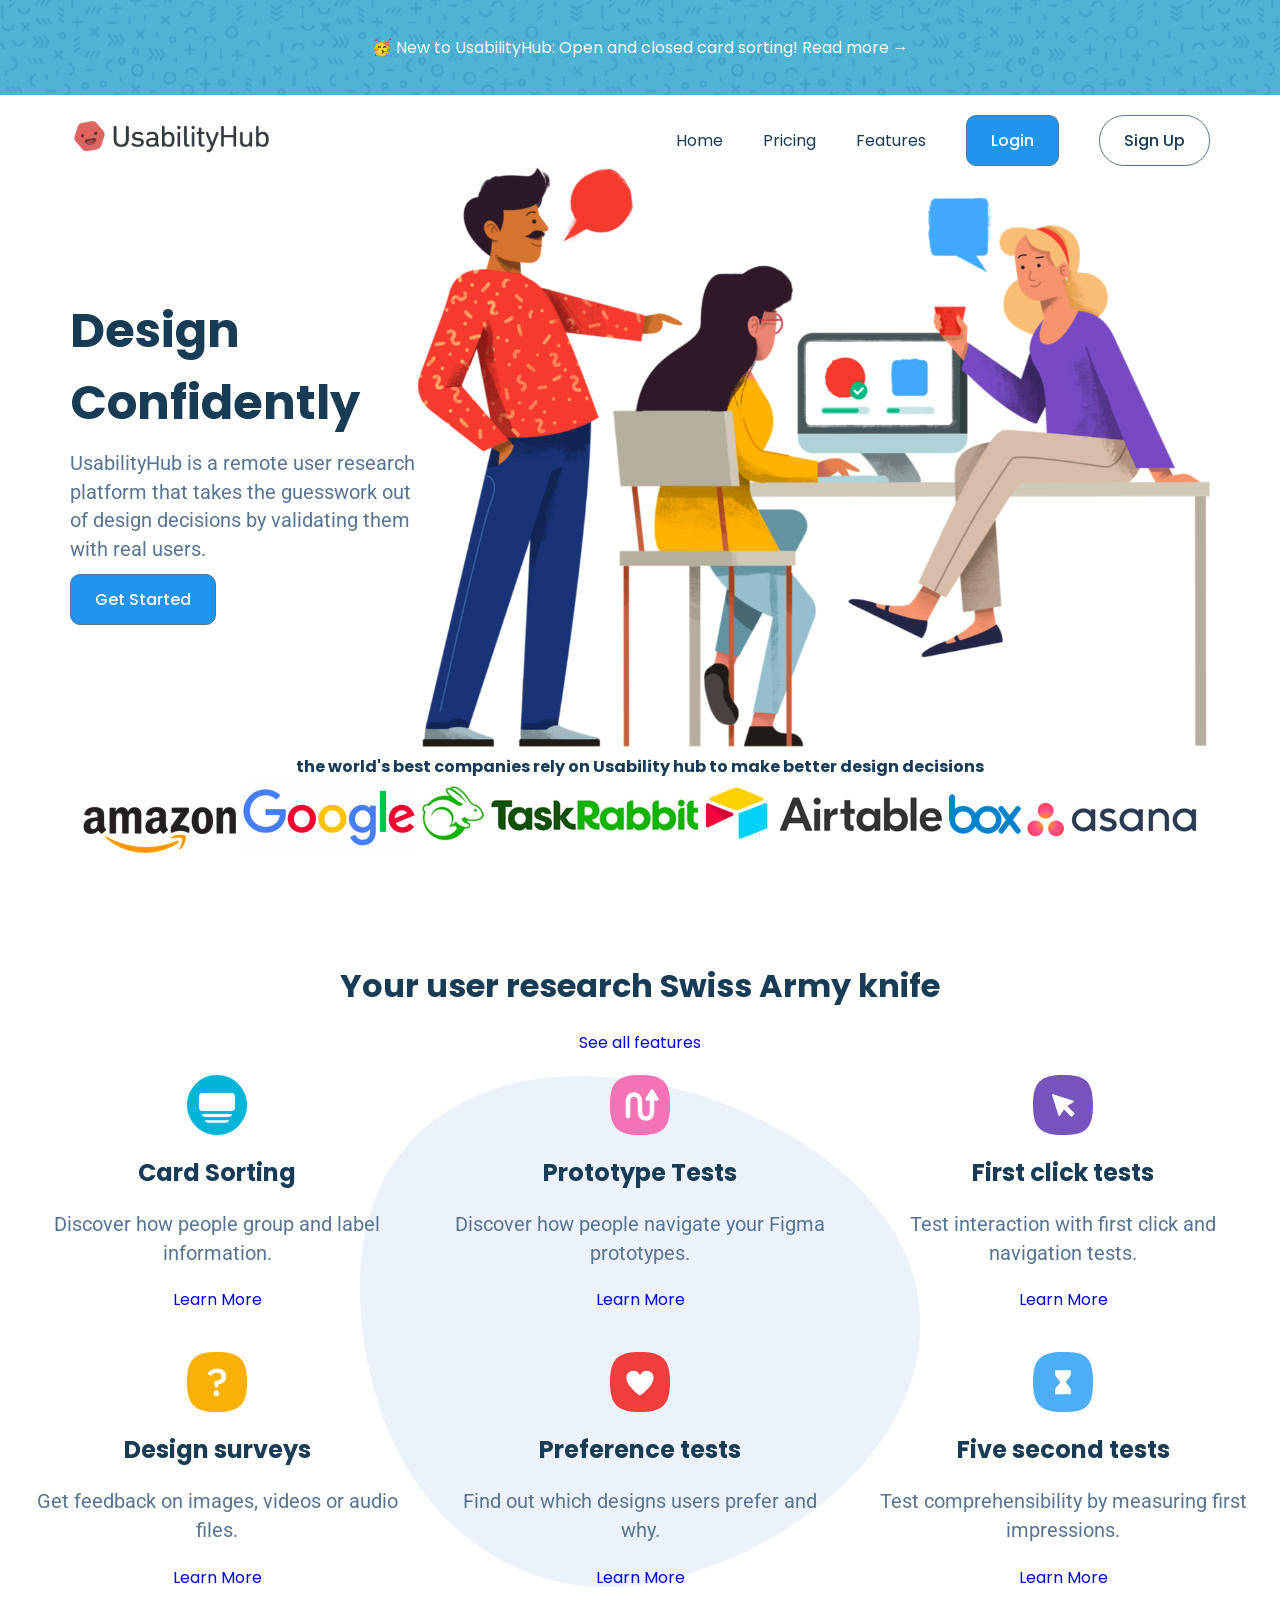
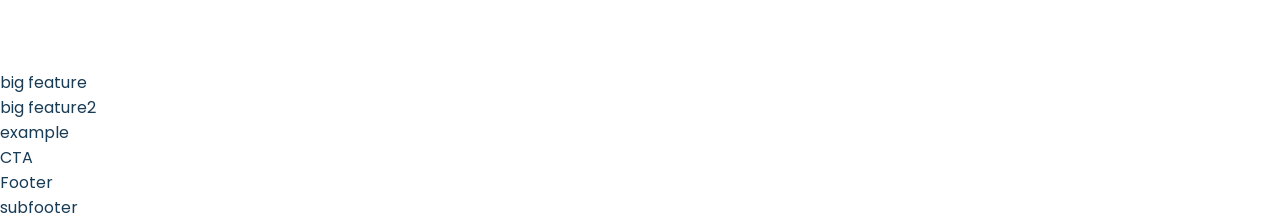
<file: Usability/new.html>
<!DOCTYPE html>
<html lang="en">

<head>
    <meta charset="UTF-8" />
    <meta name="viewport" content="width=device-width, initial-scale=1.0" />
    <title>Usability Clone</title>
    <link rel="stylesheet" href="style2.css" />
</head>

<body>
    <div class="top-banner">
        <div class="banner-text">
            🥳 New to UsabilityHub: Open and closed card sorting! Read more →
        </div>
    </div>
    <nav>

        <style>
            .secondary-btn {
                color: white;
            }
        </style>
        
        <div class="container flex main-nav">
            <div class="logo-container">
                <img src="./assets/asset_1.png" alt="UsabilityHub Logo" class="logo-image" />
            </div>
            <div class="nav-links">
            <ul class="flex">
                <li><a href="#" class="nav-link" >Home</a></li>
                <li><a href="#" class="nav-link">Pricing</a></li>
                <li><a href="#" class="nav-link" >Features</a></li>
                <li><a href="#"  class=" nav-link secondary-btn">Login</a></li>
                <li><a href="#" class=" nav-link primary-btn">Sign Up</a></li>
            </ul>
            </div>
    </nav>
    
        <header>
            <div class="container flex header-section">
                <div class="header-left flex">
                    <h1>Design Confidently</h1>
                    <p>
                        UsabilityHub is a remote user research platform that takes the
                        guesswork out of design decisions by validating them with real
                        users.
                    </p>
                    <!-- make a button like above login button -->
                    <a href="#" class="secondary-btn header-btn">Get Started </a>

                </div>
                <div class="header-right">
                    <img src="./assets/asset_2.png" alt="" />
                </div>
            </div>
        </header>
    <div class="companies-section">
        <div class="box1"></div>
        <h4> the world's best companies rely on Usability hub to make better design decisions</h4>
        <div class="logoflex">
        <img src="./assets/asset_3.png" alt="">
         <img src="./assets/asset_4.png" alt="">
         <img src="./assets/asset_5.png" alt="">
        <img src="./assets/asset_6.png" alt="">
        <img src="./assets/asset_7.png" alt="">
        <img src="./assets/asset_8.png" alt="">
        

</div>
    </div>
    <section class="features-section">
        <div class="container">
            <div class="section-header flex">
                <h2>Your user research Swiss Army knife</h2>
                <a href="#" class="primary-button">See all features <i class="fa-solid fa-right-long"></i></a>
            </div>
          
        </div><div class="features-area flex">
            <div class="feature-card flex">
                <img src="./assets/asset_11.svg" alt="" />
                <h3>Card Sorting</h3>
                <p>Discover how people group and label information.</p>
                <a href="#" class="primary-button">Learn More <i class="fa-solid fa-right-long"></i></a>
            </div>
            <div class="feature-card flex">
                <img src="./assets/asset_13.svg" alt="" />
                <h3>Prototype Tests</h3>
                <p>Discover how people navigate your Figma prototypes.</p>
                <a href="#" class="primary-button">Learn More <i class="fa-solid fa-right-long"></i></a>
            </div>
            <div class="feature-card flex">
                <img src="./assets/asset_14.svg" alt="" />
                <h3>First click tests</h3>
                <p>Test interaction with first click and navigation tests.</p>
                <a href="#" class="primary-button">Learn More <i class="fa-solid fa-right-long"></i></a>
            </div>
            <div class="feature-card flex">
                <img src="./assets/asset_15.svg" alt="" />
                <h3>Design surveys</h3>
                <p>Get feedback on images, videos or audio files.</p>
                <a href="#" class="primary-button">Learn More <i class="fa-solid fa-right-long"></i></a>
            </div>
            <div class="feature-card flex">
                <img src="./assets/asset_16.svg" alt="" />
                <h3>Preference tests</h3>
                <p>Find out which designs users prefer and why.</p>
                <a href="#" class="primary-button">Learn More <i class="fa-solid fa-right-long"></i></a>
            </div>
            <div class="feature-card flex">
                <img src="./assets/asset_17.svg" alt="" />
                <h3>Five second tests</h3>
                <p>Test comprehensibility by measuring first impressions.</p>
                <a href="#" class="primary-button">Learn More <i class="fa-solid fa-right-long"></i></a>
            </div>
        </div>
        </div>
        </section>
    </section>
    <section>big feature</section>
    <section>big feature2</section>
    <section>example</section>
    <section>CTA</section>
    <footer>Footer</footer>
    <section>subfooter</section>
</body>

</html>
</file>
<file: Usability/style2.css>
@import url('https://fonts.googleapis.com/css2?family=Dancing+Script:wght@400..700&family=Poppins:wght@400;700&family=Roboto:ital,wght@0,100..900;1,100..900&display=swap');


*{
    margin: 0;
    padding: 0;
    box-sizing: border-box;

}

body{
    font-family: 'Poppins', sans-serif;
    color: var(--primary-text-color);

}

:root{
    --primary-text-color: #183b56;
    --secondary-text-color: #577592;
    --accent-color: #2294ed;
    --accent-color-dark: #1d69a3;
    --padding-inline-section: 20px;
}


h1{
    font-size: 3rem;
}
h2{
    font-size: 2rem;
}
h3{
    font-size: 1.5rem;
}

p
{
    font-family: 'Roboto', sans-serif;
    font-size: 1.25rem;
    
    color: var(--secondary-text-color);
    line-height: 1.8rem;
}

a{
    text-decoration: none;
    display: inline-block;
}

.top-banner{
    background-image: url('./assets/asset_32.png');
    background-color: #4fb3d4;
    background-size: 300px;
    background-repeat: repeat;
    padding: 20px 0;
}

.banner-text{
    text-align: center;
    color: #fff;
    padding: 15px;
    
    
}

.container{
    max-width: 1180px;
    margin: 0 auto;
    padding: 0 var(--padding-inline-section);
    border: 1px solid transparent red;
    margin-inline: auto;
    overflow: hidden;
    padding-inline: var(--padding-inline-section);
}
.flex{
    display: flex;
    align-items: center;
}
ul{
    list-style: none;
}

.logo-container img{
    width: 200px;
}
.nav-links{
    margin-left: auto;
    flex-basis: 730px;
}
.banner-text{
    
    justify-content: space-between;
}
.nav-links ul{
    gap: 40px;
    justify-content: end;
}
.main-nav{
    margin-top: 20px;
    justify-content: space-between;
}

.nav-link {
    color: var(--primary-text-color);
    padding-block: 10px;
    text-transform: capitalize;
    transition: 0.2s ease-out;
    justify-content: end;
}
.nav-link :hover{
    color: var(--accent-color);
}
.primary-btn{
    border: 0.5px solid var(--secondary-text-color);
    padding: 12px 24px;
    border-radius: 25px;
    color: var(--primary-text-color);
    font-weight: 500;
    transition: 0.3s ease-out;
}

.primary-btn:hover{
    background-color: var(--accent-color);
    color: white;
    border: 0.5px solid var(--accent-color-dark);
}
.secondary-btn{
    border: 0.5px solid var(--secondary-text-color);
    padding: 12px 24px;
    border-radius: 10px;
    color: var(--primary-text-color);
    font-weight: 500;
    background-color: var(--accent-color);
    transition: 0.3s ease-out;
}
.secondary-btn:hover{
    background-color: var(--accent-color-dark);
    color: white;
    border: 0.5px solid var(--accent-color-dark);
}
.header-left{
    width: 40vw;
    flex-flow: column;
    gap: 10px;
    align-items: start;
    justify-content: center;
}

.header-right img{
    width: 100%;
}
.container h4{
    color: var(--accent-color);
    font-size: 1.25rem;
    margin-top: 15px;
    font-weight: 500;
}
.companies-section{
    text-align: center;
    margin-bottom: 20px;   
}

.logos{
    flex-wrap: wrap;
    justify-content: space-evenly;
    align-items: center;
    margin-top: 20px;
}
.logos img{
    width: 150px;
    opacity: 0.7;
    margin: 0 15px;
    transition: 0.3s ease-out;
}
.features-section {
    padding: 80px var(--padding-inline-section);
}

.section-header {
    flex-direction: column;
    gap: 20px;
    align-items: center;
}

.feature-card {
    flex-direction: column;
    gap: 20px;
    max-width: 30%;
    align-items: center;
}

.features-area {
    flex-wrap: wrap;
    background-image: url('./assets/asset_34.svg');
    background-repeat: no-repeat;
    background-position: center;
    justify-content: space-evenly;
    text-align: center;
    gap: 40px;
    margin-top: 20px;
}

.feature-card img {
    width: 60px;
}
</file>
